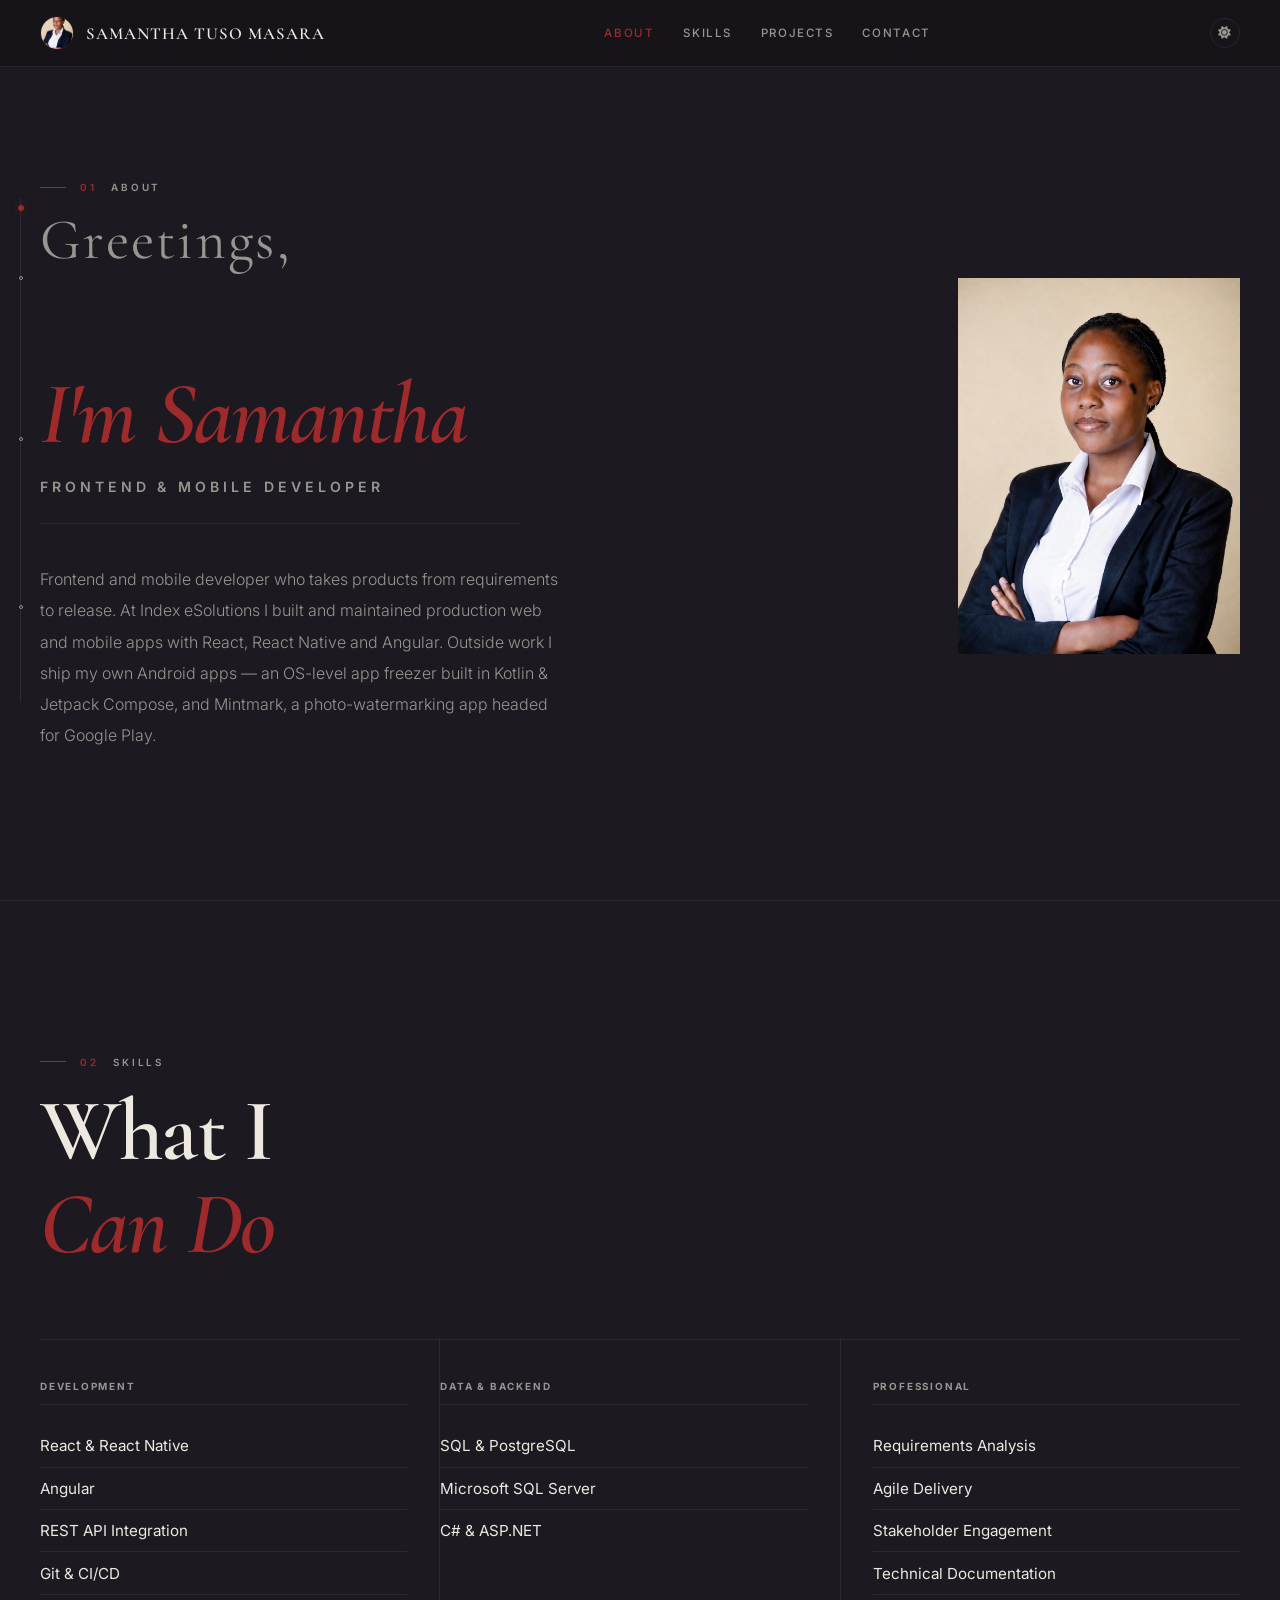
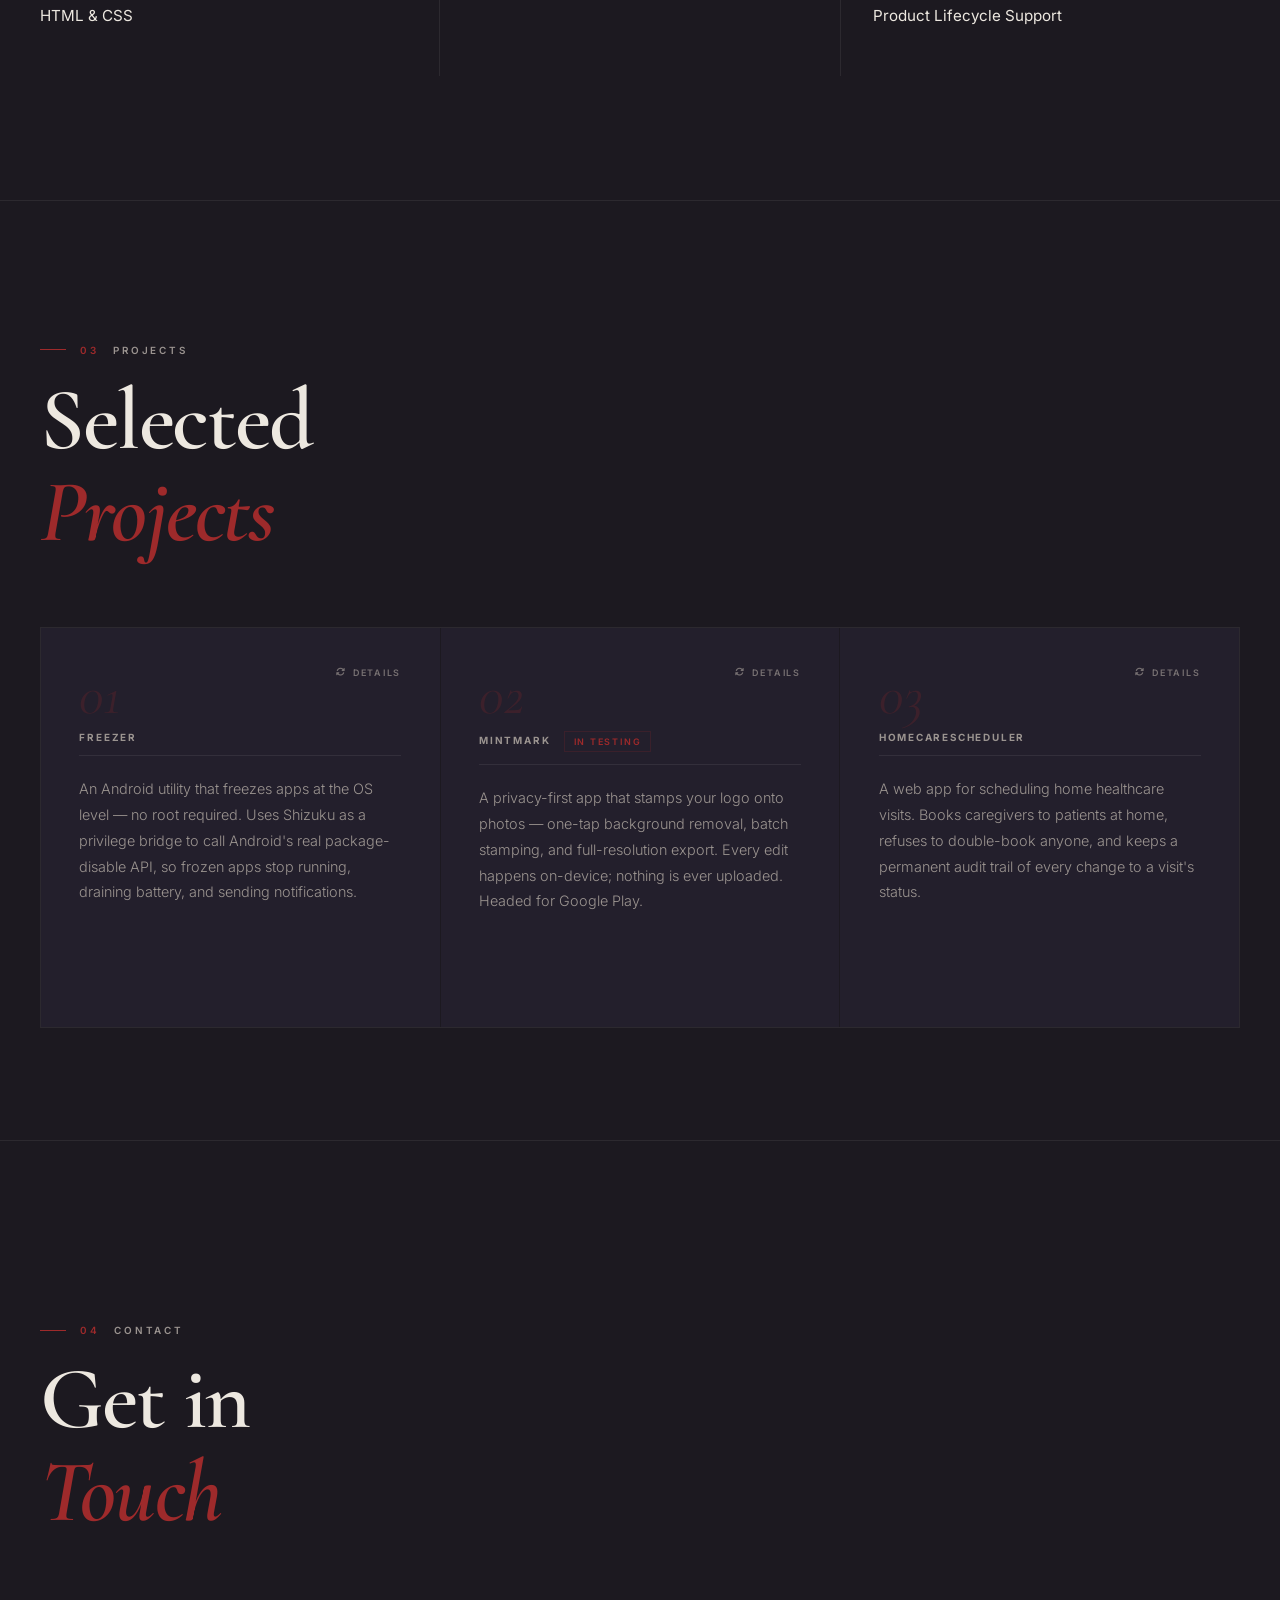
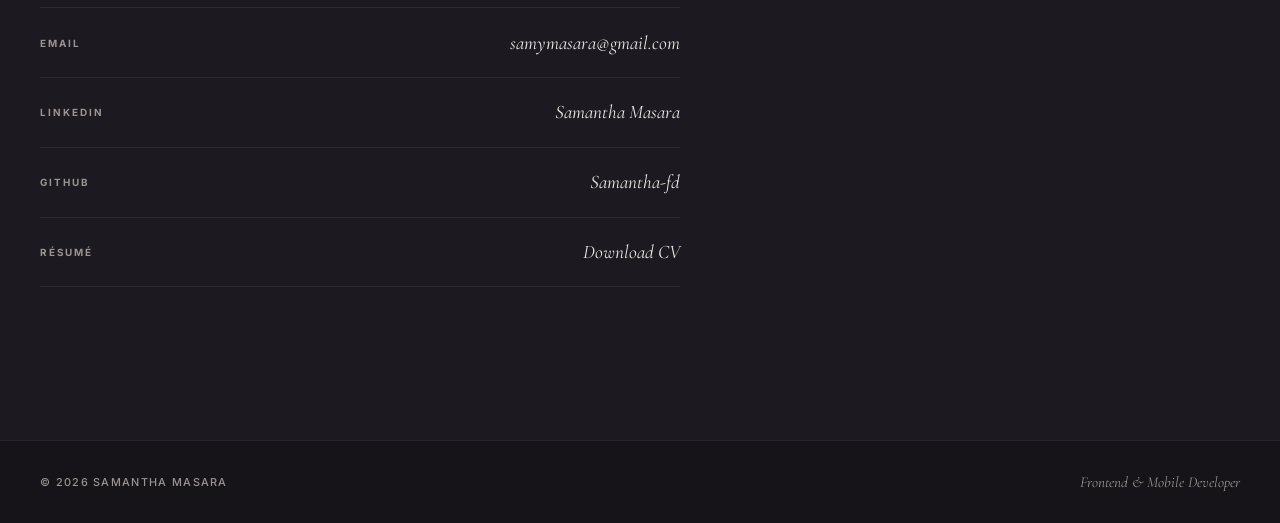
<file: index.html>
<!DOCTYPE html>
<html lang="en">
<head>
    <meta charset="UTF-8">
    <meta name="viewport" content="width=device-width, initial-scale=1.0">

    <!-- Primary meta -->
    <title>Samantha Masara — Frontend &amp; Mobile Developer</title>
    <meta name="description" content="Samantha Masara — Frontend and mobile developer building and shipping web and Android apps. React, React Native, Angular, Kotlin &amp; Jetpack Compose. View selected projects and get in touch.">
    <meta name="author" content="Samantha Tuso Masara">
    <link rel="canonical" href="https://portfolio-website-xi-inky.vercel.app/">

    <!-- Favicon -->
    <link rel="icon" type="image/svg+xml" href="favicon.svg">

    <!-- Open Graph -->
    <meta property="og:type" content="website">
    <meta property="og:title" content="Samantha Masara — Frontend &amp; Mobile Developer">
    <meta property="og:description" content="Frontend and mobile developer building and shipping web and Android apps. React, React Native, Angular, Kotlin &amp; Jetpack Compose.">
    <meta property="og:url" content="https://portfolio-website-xi-inky.vercel.app/">
    <meta property="og:image" content="https://portfolio-website-xi-inky.vercel.app/profile.jpg">
    <meta property="og:image:alt" content="Portrait of Samantha Masara">
    <meta property="og:site_name" content="Samantha Masara">

    <!-- Twitter Card -->
    <meta name="twitter:card" content="summary_large_image">
    <meta name="twitter:title" content="Samantha Masara — Frontend &amp; Mobile Developer">
    <meta name="twitter:description" content="Frontend and mobile developer building and shipping web and Android apps. React, React Native, Angular, Kotlin &amp; Jetpack Compose.">
    <meta name="twitter:image" content="https://portfolio-website-xi-inky.vercel.app/profile.jpg">

    <!-- Structured data -->
    <script type="application/ld+json">
    {
      "@context": "https://schema.org",
      "@type": "Person",
      "name": "Samantha Tuso Masara",
      "jobTitle": "Frontend & Mobile Developer",
      "description": "Frontend and mobile developer building and shipping web and Android apps.",
      "url": "https://portfolio-website-xi-inky.vercel.app/",
      "image": "https://portfolio-website-xi-inky.vercel.app/profile.jpg",
      "email": "samymasara@gmail.com",
      "sameAs": [
        "https://www.linkedin.com/in/samantha-masara-296240217",
        "https://github.com/Samantha-fd"
      ],
      "knowsAbout": ["React", "React Native", "Angular", "Kotlin", "Jetpack Compose", "REST APIs", "C#", "ASP.NET", "SQL", "PostgreSQL", "Agile Delivery"]
    }
    </script>

    <link href="https://fonts.googleapis.com/css2?family=Cormorant+Garamond:ital,wght@0,400;0,600;1,400;1,600&family=Inter:wght@300;400;500;600;700&display=swap" rel="stylesheet">
    <link rel="stylesheet" href="https://cdnjs.cloudflare.com/ajax/libs/font-awesome/6.4.2/css/all.min.css">
    <link rel="stylesheet" href="style.css">
</head>
<body>

    <!-- Mobile nav overlay -->
    <div class="mobile-overlay" id="mobile-overlay" aria-hidden="true">
        <button class="mobile-close" id="mobile-close" aria-label="Close menu">
            <span></span><span></span>
        </button>
        <nav class="mobile-nav-links">
            <a href="#about">About</a>
            <a href="#what-i-can-do">Skills</a>
            <a href="#projects">Projects</a>
            <a href="#contact">Contact</a>
        </nav>
        <p class="mobile-nav-foot">Samantha Tuso Masara &copy; 2026</p>
    </div>

    <!-- Scroll rail -->
    <div class="scroll-rail" aria-hidden="true">
        <div class="scroll-rail-fill"></div>
        <span class="rail-dot" data-target="about"></span>
        <span class="rail-dot" data-target="what-i-can-do"></span>
        <span class="rail-dot" data-target="projects"></span>
        <span class="rail-dot" data-target="contact"></span>
    </div>

    <header>
        <div class="navbar">
            <h1>
                <img src="profile.jpg" alt="Samantha Masara" class="profile-img">
                Samantha Tuso Masara
            </h1>
            <nav>
                <div class="menu">
                    <a href="#about">About</a>
                    <a href="#what-i-can-do">Skills</a>
                    <a href="#projects">Projects</a>
                    <a href="#contact">Contact</a>
                </div>
            </nav>
            <div class="nav-controls">
                <button id="theme-toggle" class="theme-btn" aria-label="Toggle theme">
                    <i class="fas fa-sun"></i>
                </button>
                <button class="hamburger" id="hamburger" aria-label="Open menu" aria-expanded="false">
                    <span></span><span></span>
                </button>
            </div>
        </div>
    </header>

    <!-- About / Hero -->
    <section id="about" class="about">
        <div class="about-content">
            <p class="eyebrow float-in"><span>01</span> About</p>
            <h2 class="float-in"><span class="h2-light">Greetings,</span><br><em>I'm Samantha</em><span class="h2-role">Frontend &amp; Mobile Developer</span></h2>
            <p class="about-body float-in">
                Frontend and mobile developer who takes products from requirements to release. At
                Index eSolutions I built and maintained production web and mobile apps with React,
                React Native and Angular. Outside work I ship my own Android apps — an OS-level
                app freezer built in Kotlin &amp; Jetpack Compose, and Mintmark, a photo-watermarking
                app headed for Google Play.
            </p>
        </div>
        <div class="about-image float-in">
            <img src="profile.jpg" alt="Portrait of Samantha Masara, Frontend and Mobile Developer" class="about-photo">
        </div>
    </section>

    <!-- Skills -->
    <section id="what-i-can-do" class="what-i-can-do">
        <p class="eyebrow float-in"><span>02</span> Skills</p>
        <h2 class="float-in">What I<br><em>Can Do</em></h2>
        <div class="skills-container">
            <div class="skills-column float-in">
                <h3>Development</h3>
                <ul>
                    <li>React &amp; React Native</li>
                    <li>Angular</li>
                    <li>REST API Integration</li>
                    <li>Git &amp; CI/CD</li>
                    <li>HTML &amp; CSS</li>
                </ul>
            </div>
            <div class="skills-column float-in">
                <h3>Data &amp; Backend</h3>
                <ul>
                    <li>SQL &amp; PostgreSQL</li>
                    <li>Microsoft SQL Server</li>
                    <li>C# &amp; ASP.NET</li>
                </ul>
            </div>
            <div class="skills-column float-in">
                <h3>Professional</h3>
                <ul>
                    <li>Requirements Analysis</li>
                    <li>Agile Delivery</li>
                    <li>Stakeholder Engagement</li>
                    <li>Technical Documentation</li>
                    <li>Product Lifecycle Support</li>
                </ul>
            </div>
        </div>
    </section>

    <!-- Projects -->
    <section id="projects" class="projects">
        <p class="eyebrow float-in"><span>03</span> Projects</p>
        <h2 class="float-in">Selected<br><em>Projects</em></h2>
        <div class="projects-list">
            <div class="project-card float-in" tabindex="0" role="button" aria-pressed="false" aria-label="Freezer — flip for details">
                <div class="card-inner">
                    <div class="card-face card-front">
                        <span class="flip-hint"><i class="fas fa-rotate"></i> Details</span>
                        <p class="project-num">01</p>
                        <h3>Freezer</h3>
                        <p>
                            An Android utility that freezes apps at the OS level — no root required.
                            Uses Shizuku as a privilege bridge to call Android's real package-disable
                            API, so frozen apps stop running, draining battery, and sending notifications.
                        </p>
                    </div>
                    <div class="card-face card-back">
                        <span class="flip-hint"><i class="fas fa-rotate-left"></i> Back</span>
                        <h3>Tech Stack</h3>
                        <ul>
                            <li>Kotlin &amp; Jetpack Compose</li>
                            <li>Shizuku API for privileged OS calls</li>
                            <li>Clean architecture — Repository, ViewModel, UI</li>
                            <li>Reactive state via StateFlow</li>
                        </ul>
                        <a class="card-btn" href="https://github.com/Samantha-fd/Freezer" target="_blank" rel="noopener">
                            <i class="fab fa-github"></i> View on GitHub
                        </a>
                    </div>
                </div>
            </div>
            <div class="project-card float-in" tabindex="0" role="button" aria-pressed="false" aria-label="Mintmark — flip for details">
                <div class="card-inner">
                    <div class="card-face card-front">
                        <span class="flip-hint"><i class="fas fa-rotate"></i> Details</span>
                        <p class="project-num">02</p>
                        <h3>Mintmark <span class="card-badge">In Testing</span></h3>
                        <p>
                            A privacy-first app that stamps your logo onto photos — one-tap
                            background removal, batch stamping, and full-resolution export.
                            Every edit happens on-device; nothing is ever uploaded. Headed
                            for Google Play.
                        </p>
                    </div>
                    <div class="card-face card-back">
                        <span class="flip-hint"><i class="fas fa-rotate-left"></i> Back</span>
                        <h3>Tech Stack</h3>
                        <ul>
                            <li>React Native &amp; Expo (TypeScript)</li>
                            <li>React Native Skia rendering</li>
                            <li>Expo Router navigation</li>
                            <li>Fully offline — zero data collection</li>
                        </ul>
                        <div class="card-actions">
                            <a class="card-btn" href="https://github.com/Samantha-fd/mintmark" target="_blank" rel="noopener">
                                <i class="fab fa-github"></i> View on GitHub
                            </a>
                            <span class="card-btn card-btn-disabled" aria-disabled="true" title="In testing — coming soon to Google Play">
                                <i class="fab fa-google-play"></i> Download on Play Store
                            </span>
                            <a class="card-btn" href="mintmark/privacy/" target="_blank" rel="noopener">
                                <i class="fas fa-shield-halved"></i> Privacy Policy
                            </a>
                        </div>
                    </div>
                </div>
            </div>
            <div class="project-card float-in" tabindex="0" role="button" aria-pressed="false" aria-label="HomeCareScheduler — flip for details">
                <div class="card-inner">
                    <div class="card-face card-front">
                        <span class="flip-hint"><i class="fas fa-rotate"></i> Details</span>
                        <p class="project-num">03</p>
                        <h3>HomeCareScheduler</h3>
                        <p>
                            A web app for scheduling home healthcare visits. Books caregivers
                            to patients at home, refuses to double-book anyone, and keeps a
                            permanent audit trail of every change to a visit's status.
                        </p>
                    </div>
                    <div class="card-face card-back">
                        <span class="flip-hint"><i class="fas fa-rotate-left"></i> Back</span>
                        <h3>Tech Stack</h3>
                        <ul>
                            <li>C# &amp; ASP.NET Core MVC (.NET 10)</li>
                            <li>Entity Framework Core — Code First</li>
                            <li>SQL Server &amp; Razor views</li>
                            <li>44 xUnit tests</li>
                        </ul>
                        <a class="card-btn" href="https://github.com/Samantha-fd/HomeCare" target="_blank" rel="noopener">
                            <i class="fab fa-github"></i> View on GitHub
                        </a>
                    </div>
                </div>
            </div>
        </div>
    </section>

    <!-- Contact -->
    <section id="contact" class="contact">
        <p class="eyebrow float-in"><span>04</span> Contact</p>
        <h2 class="float-in">Get in<br><em>Touch</em></h2>
        <div class="contact-links">
            <a class="contact-item float-in" href="mailto:samymasara@gmail.com">
                <span class="contact-label">Email</span>
                <span class="contact-value">samymasara@gmail.com</span>
            </a>
            <a class="contact-item float-in" href="https://www.linkedin.com/in/samantha-masara-296240217" target="_blank" rel="noopener">
                <span class="contact-label">LinkedIn</span>
                <span class="contact-value">Samantha Masara</span>
            </a>
            <a class="contact-item float-in" href="https://github.com/Samantha-fd" target="_blank" rel="noopener">
                <span class="contact-label">GitHub</span>
                <span class="contact-value">Samantha-fd</span>
            </a>
            <a class="contact-item float-in" href="Samantha Masara CV.pdf" download>
                <span class="contact-label">Résumé</span>
                <span class="contact-value">Download CV</span>
            </a>
        </div>
    </section>

    <footer>
        <div class="footer-inner">
            <p class="footer-copy">&copy; 2026 Samantha Masara</p>
            <p class="footer-tagline">Frontend &amp; Mobile Developer</p>
        </div>
    </footer>

    <script src="script.js"></script>
</body>
</html>
</file>
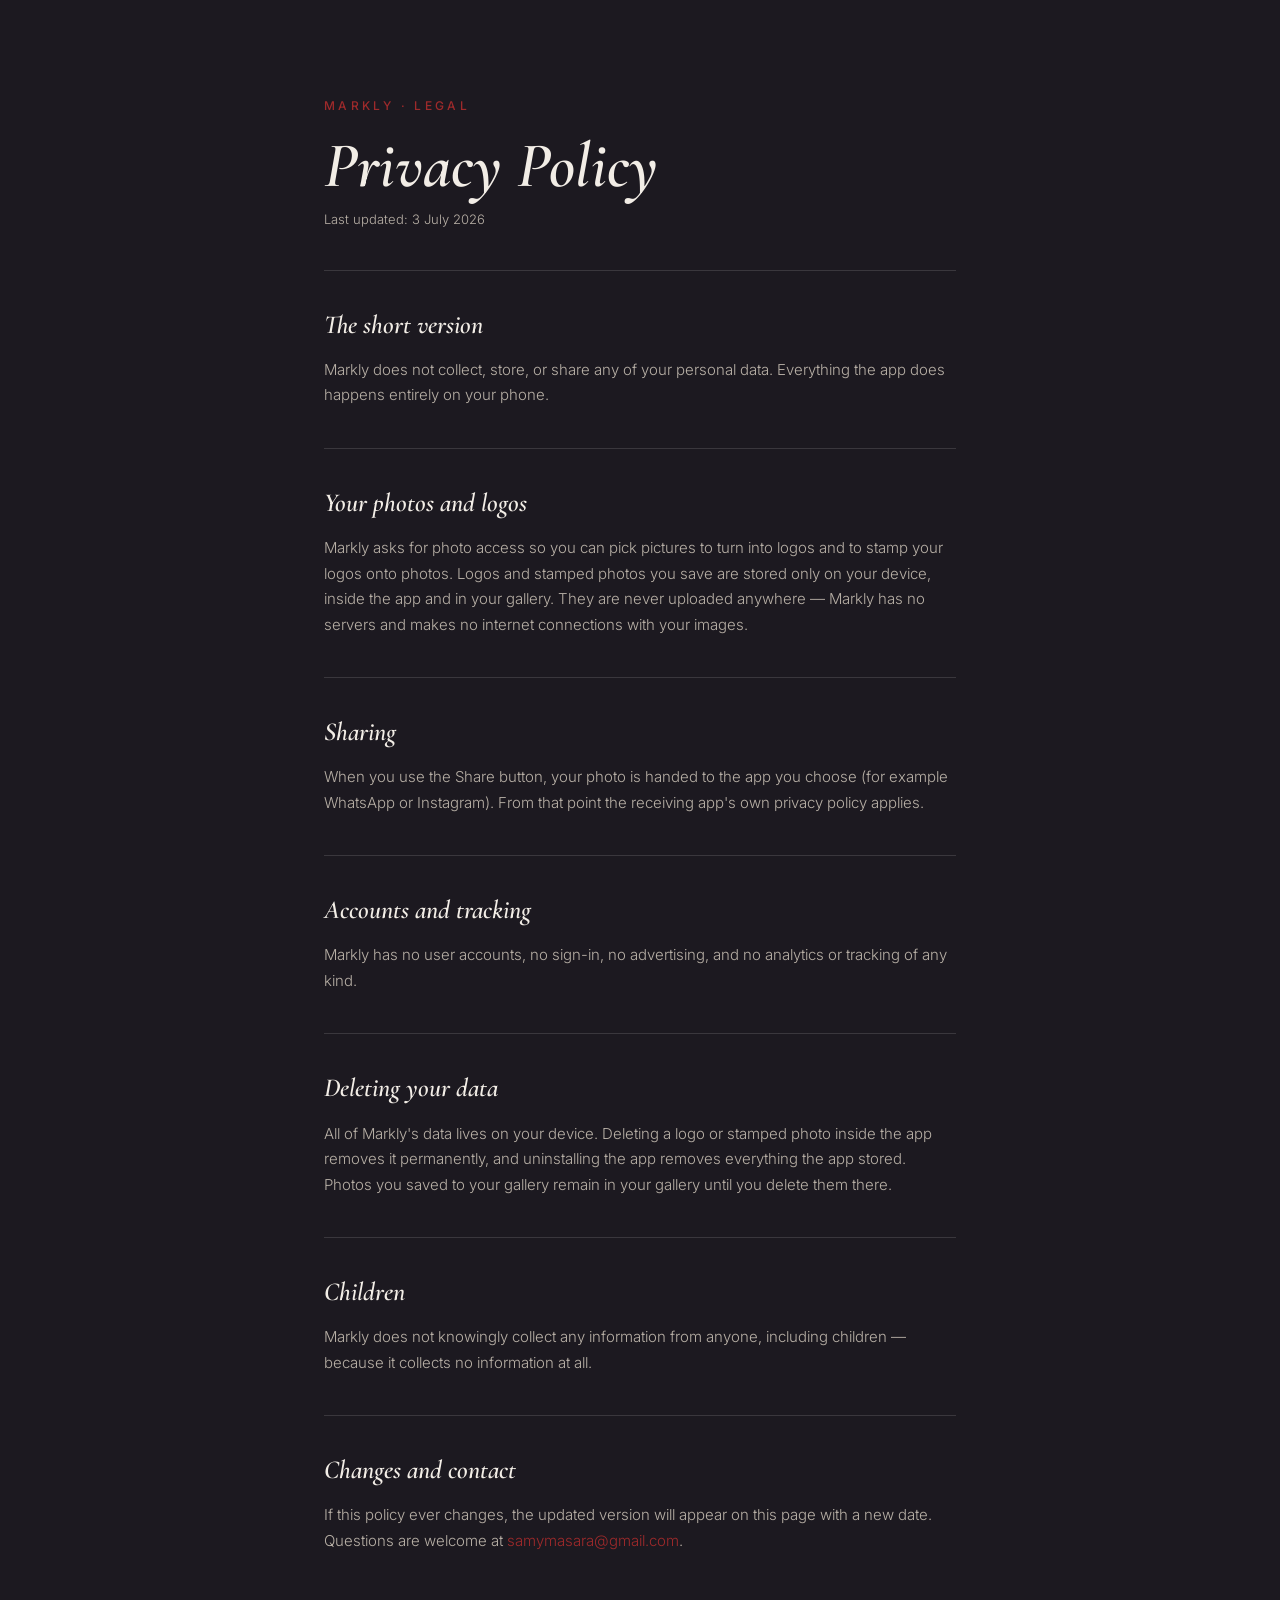
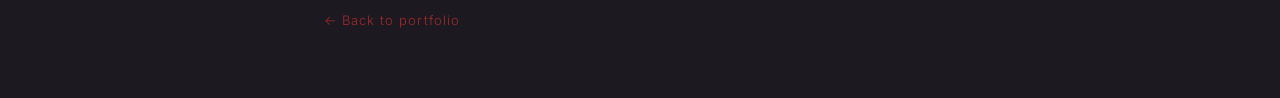
<file: markly/privacy/index.html>
<!DOCTYPE html>
<html lang="en">
<head>
    <meta charset="UTF-8">
    <meta name="viewport" content="width=device-width, initial-scale=1.0">

    <title>Markly — Privacy Policy</title>
    <meta name="description" content="Privacy policy for Markly, the logo-stamping app. Markly does not collect, store, or share any personal data — everything happens on your device.">
    <meta name="robots" content="noindex">
    <link rel="canonical" href="https://portfolio-website-xi-inky.vercel.app/markly/privacy">

    <link rel="icon" type="image/svg+xml" href="/favicon.svg">
    <link href="https://fonts.googleapis.com/css2?family=Cormorant+Garamond:ital,wght@0,400;0,600;1,400;1,600&family=Inter:wght@300;400;500;600&display=swap" rel="stylesheet">

    <style>
        :root {
            --bg: #1C1920;
            --text: #F2EDE6;
            --muted: #B8B0A6;
            --accent: #9E2A2B;
            --hairline: rgba(242, 237, 230, 0.14);
        }
        body.light-theme {
            --bg: #F2EDE6;
            --text: #1C1920;
            --muted: #5C564E;
            --accent: #7D1F20;
            --hairline: rgba(28, 25, 32, 0.14);
        }
        * { margin: 0; padding: 0; box-sizing: border-box; }
        body {
            background: var(--bg);
            color: var(--text);
            font-family: 'Inter', sans-serif;
            font-weight: 300;
            line-height: 1.7;
            transition: background 0.3s ease, color 0.3s ease;
        }
        main {
            max-width: 680px;
            margin: 0 auto;
            padding: clamp(48px, 10vw, 96px) 24px 64px;
        }
        .eyebrow {
            font-size: 12px;
            font-weight: 500;
            letter-spacing: 0.28em;
            text-transform: uppercase;
            color: var(--accent);
            margin-bottom: 16px;
        }
        h1 {
            font-family: 'Cormorant Garamond', serif;
            font-style: italic;
            font-weight: 600;
            font-size: clamp(40px, 7vw, 64px);
            line-height: 1.05;
            margin-bottom: 8px;
        }
        .updated {
            font-size: 13px;
            color: var(--muted);
            margin-bottom: 8px;
        }
        section {
            border-top: 1px solid var(--hairline);
            margin-top: 40px;
            padding-top: 32px;
        }
        h2 {
            font-family: 'Cormorant Garamond', serif;
            font-style: italic;
            font-weight: 600;
            font-size: 26px;
            margin-bottom: 10px;
        }
        p { color: var(--muted); font-size: 15px; }
        a { color: var(--accent); text-decoration: none; }
        a:hover { text-decoration: underline; }
        .back {
            display: inline-block;
            margin-top: 56px;
            font-size: 13px;
            letter-spacing: 0.08em;
        }
    </style>
</head>
<body>
    <main>
        <p class="eyebrow">Markly · Legal</p>
        <h1>Privacy Policy</h1>
        <p class="updated">Last updated: 3 July 2026</p>

        <section>
            <h2>The short version</h2>
            <p>
                Markly does not collect, store, or share any of your personal data.
                Everything the app does happens entirely on your phone.
            </p>
        </section>

        <section>
            <h2>Your photos and logos</h2>
            <p>
                Markly asks for photo access so you can pick pictures to turn into
                logos and to stamp your logos onto photos. Logos and stamped photos
                you save are stored only on your device, inside the app and in your
                gallery. They are never uploaded anywhere — Markly has no servers
                and makes no internet connections with your images.
            </p>
        </section>

        <section>
            <h2>Sharing</h2>
            <p>
                When you use the Share button, your photo is handed to the app you
                choose (for example WhatsApp or Instagram). From that point the
                receiving app's own privacy policy applies.
            </p>
        </section>

        <section>
            <h2>Accounts and tracking</h2>
            <p>
                Markly has no user accounts, no sign-in, no advertising, and no
                analytics or tracking of any kind.
            </p>
        </section>

        <section>
            <h2>Deleting your data</h2>
            <p>
                All of Markly's data lives on your device. Deleting a logo or
                stamped photo inside the app removes it permanently, and
                uninstalling the app removes everything the app stored. Photos you
                saved to your gallery remain in your gallery until you delete them
                there.
            </p>
        </section>

        <section>
            <h2>Children</h2>
            <p>
                Markly does not knowingly collect any information from anyone,
                including children — because it collects no information at all.
            </p>
        </section>

        <section>
            <h2>Changes and contact</h2>
            <p>
                If this policy ever changes, the updated version will appear on
                this page with a new date. Questions are welcome at
                <a href="mailto:samymasara@gmail.com">samymasara@gmail.com</a>.
            </p>
        </section>

        <a class="back" href="/">← Back to portfolio</a>
    </main>

    <script>
        if (localStorage.getItem('theme') === 'light-theme') {
            document.body.classList.add('light-theme');
        }
    </script>
</body>
</html>
</file>
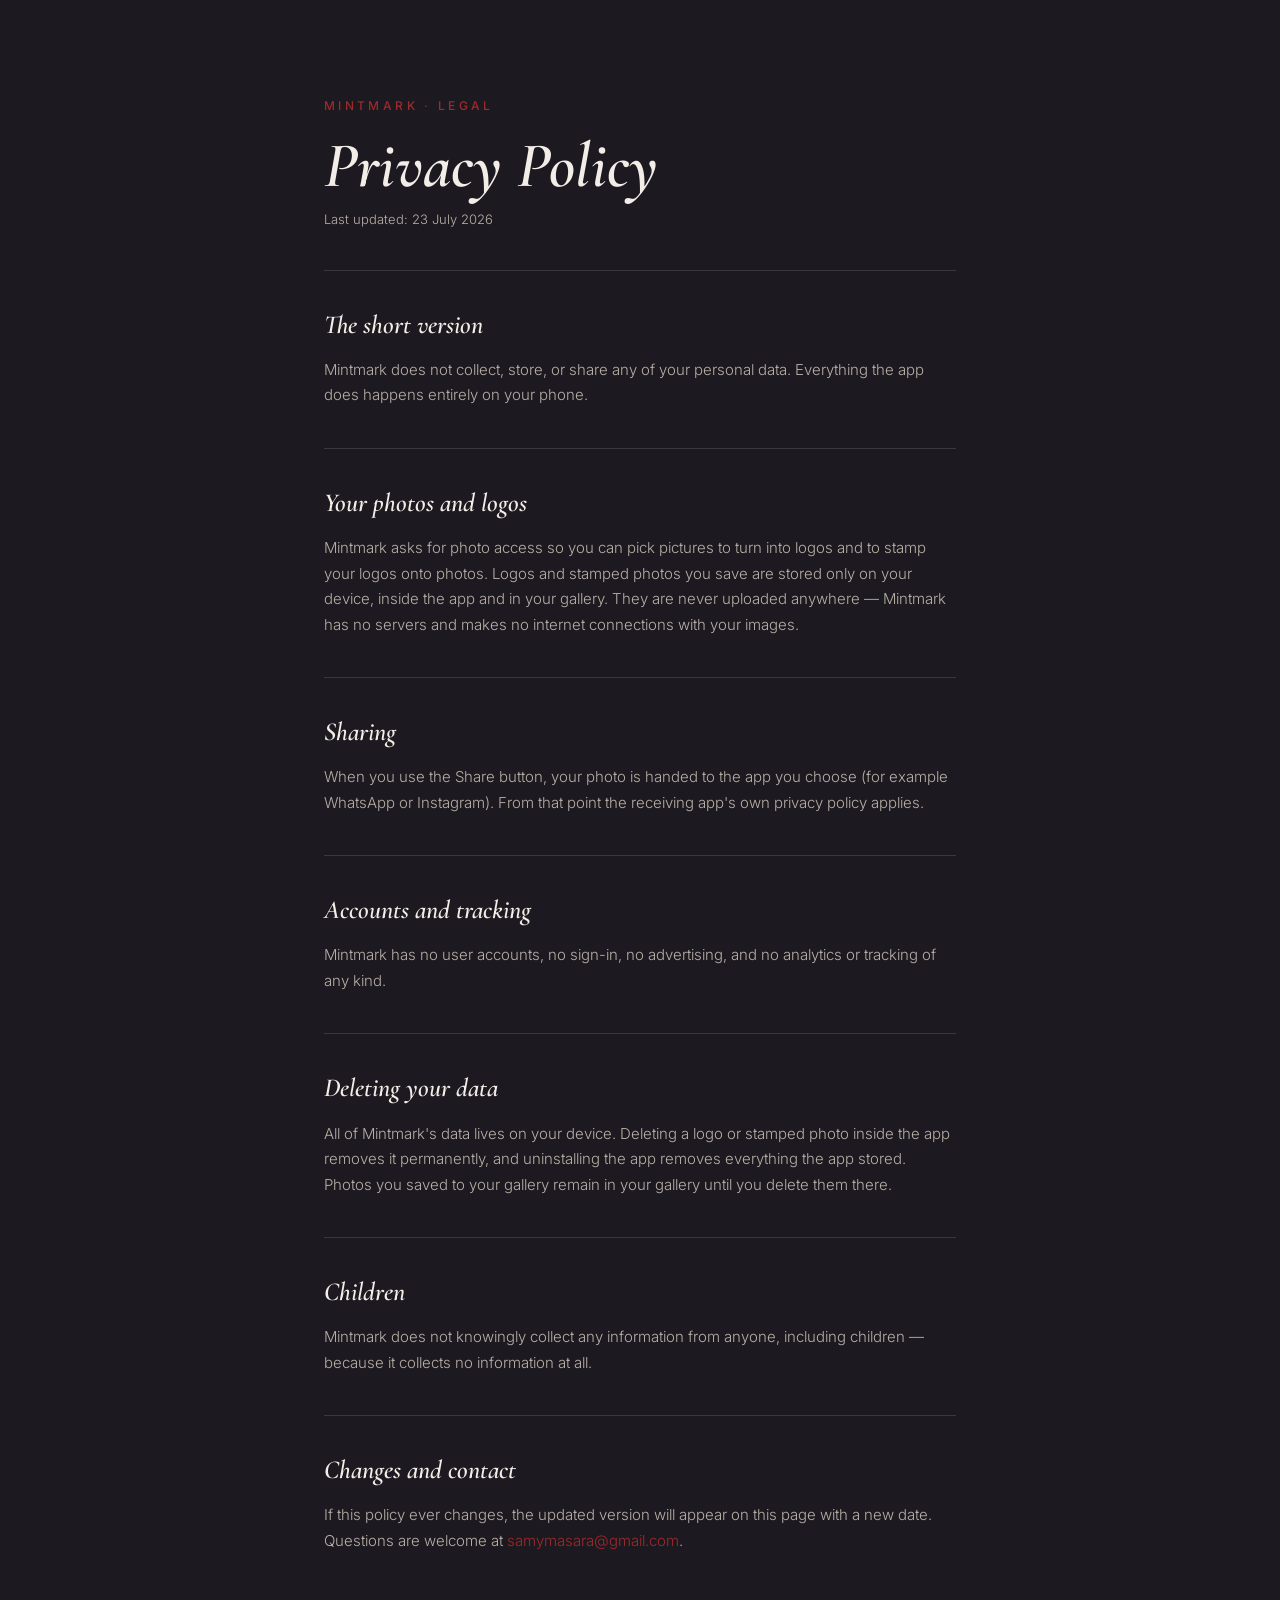
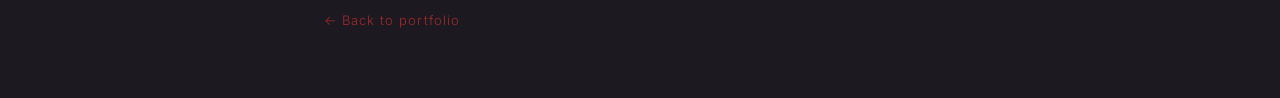
<file: mintmark/privacy/index.html>
<!DOCTYPE html>
<html lang="en">
<head>
    <meta charset="UTF-8">
    <meta name="viewport" content="width=device-width, initial-scale=1.0">

    <title>Mintmark — Privacy Policy</title>
    <meta name="description" content="Privacy policy for Mintmark, the logo-stamping app. Mintmark does not collect, store, or share any personal data — everything happens on your device.">
    <meta name="robots" content="noindex">
    <link rel="canonical" href="https://portfolio-website-xi-inky.vercel.app/mintmark/privacy">

    <link rel="icon" type="image/svg+xml" href="/favicon.svg">
    <link href="https://fonts.googleapis.com/css2?family=Cormorant+Garamond:ital,wght@0,400;0,600;1,400;1,600&family=Inter:wght@300;400;500;600&display=swap" rel="stylesheet">

    <style>
        :root {
            --bg: #1C1920;
            --text: #F2EDE6;
            --muted: #B8B0A6;
            --accent: #9E2A2B;
            --hairline: rgba(242, 237, 230, 0.14);
        }
        body.light-theme {
            --bg: #F2EDE6;
            --text: #1C1920;
            --muted: #5C564E;
            --accent: #7D1F20;
            --hairline: rgba(28, 25, 32, 0.14);
        }
        * { margin: 0; padding: 0; box-sizing: border-box; }
        body {
            background: var(--bg);
            color: var(--text);
            font-family: 'Inter', sans-serif;
            font-weight: 300;
            line-height: 1.7;
            transition: background 0.3s ease, color 0.3s ease;
        }
        main {
            max-width: 680px;
            margin: 0 auto;
            padding: clamp(48px, 10vw, 96px) 24px 64px;
        }
        .eyebrow {
            font-size: 12px;
            font-weight: 500;
            letter-spacing: 0.28em;
            text-transform: uppercase;
            color: var(--accent);
            margin-bottom: 16px;
        }
        h1 {
            font-family: 'Cormorant Garamond', serif;
            font-style: italic;
            font-weight: 600;
            font-size: clamp(40px, 7vw, 64px);
            line-height: 1.05;
            margin-bottom: 8px;
        }
        .updated {
            font-size: 13px;
            color: var(--muted);
            margin-bottom: 8px;
        }
        section {
            border-top: 1px solid var(--hairline);
            margin-top: 40px;
            padding-top: 32px;
        }
        h2 {
            font-family: 'Cormorant Garamond', serif;
            font-style: italic;
            font-weight: 600;
            font-size: 26px;
            margin-bottom: 10px;
        }
        p { color: var(--muted); font-size: 15px; }
        a { color: var(--accent); text-decoration: none; }
        a:hover { text-decoration: underline; }
        .back {
            display: inline-block;
            margin-top: 56px;
            font-size: 13px;
            letter-spacing: 0.08em;
        }
    </style>
</head>
<body>
    <main>
        <p class="eyebrow">Mintmark · Legal</p>
        <h1>Privacy Policy</h1>
        <p class="updated">Last updated: 23 July 2026</p>

        <section>
            <h2>The short version</h2>
            <p>
                Mintmark does not collect, store, or share any of your personal data.
                Everything the app does happens entirely on your phone.
            </p>
        </section>

        <section>
            <h2>Your photos and logos</h2>
            <p>
                Mintmark asks for photo access so you can pick pictures to turn into
                logos and to stamp your logos onto photos. Logos and stamped photos
                you save are stored only on your device, inside the app and in your
                gallery. They are never uploaded anywhere — Mintmark has no servers
                and makes no internet connections with your images.
            </p>
        </section>

        <section>
            <h2>Sharing</h2>
            <p>
                When you use the Share button, your photo is handed to the app you
                choose (for example WhatsApp or Instagram). From that point the
                receiving app's own privacy policy applies.
            </p>
        </section>

        <section>
            <h2>Accounts and tracking</h2>
            <p>
                Mintmark has no user accounts, no sign-in, no advertising, and no
                analytics or tracking of any kind.
            </p>
        </section>

        <section>
            <h2>Deleting your data</h2>
            <p>
                All of Mintmark's data lives on your device. Deleting a logo or
                stamped photo inside the app removes it permanently, and
                uninstalling the app removes everything the app stored. Photos you
                saved to your gallery remain in your gallery until you delete them
                there.
            </p>
        </section>

        <section>
            <h2>Children</h2>
            <p>
                Mintmark does not knowingly collect any information from anyone,
                including children — because it collects no information at all.
            </p>
        </section>

        <section>
            <h2>Changes and contact</h2>
            <p>
                If this policy ever changes, the updated version will appear on
                this page with a new date. Questions are welcome at
                <a href="mailto:samymasara@gmail.com">samymasara@gmail.com</a>.
            </p>
        </section>

        <a class="back" href="/">← Back to portfolio</a>
    </main>

    <script>
        if (localStorage.getItem('theme') === 'light-theme') {
            document.body.classList.add('light-theme');
        }
    </script>
</body>
</html>
</file>
<file: style.css>
/* ── Variables ── */
:root {
  --bg:         #1C1920;
  --bg-raised:  #252230;
  --bg-card:    #231F2C;
  --accent:     #9E2A2B;
  --accent-dim: rgba(158, 42, 43, 0.1);
  --text:       #EDE8E0;
  --text-muted: #9B9490;
  --border:     rgba(158, 42, 43, 0.18);
  --border-sub: rgba(255, 255, 255, 0.07);
  --header-bg:  #161419;
  --shadow:     0 2px 40px rgba(0,0,0,0.5);
  --radius:     2px;
}

body.light-theme {
  --bg:         #F2EDE6;
  --bg-raised:  #EAE4DC;
  --bg-card:    #FDFAF6;
  --accent:     #7D1F20;
  --accent-dim: rgba(125, 31, 32, 0.06);
  --text:       #1C1920;
  --text-muted: #6B6560;
  --border:     rgba(125, 31, 32, 0.16);
  --border-sub: rgba(0, 0, 0, 0.07);
  --header-bg:  #FDFAF6;
  --shadow:     0 2px 24px rgba(0,0,0,0.05);
}

/* ── Reset ── */
*, *::before, *::after { box-sizing: border-box; margin: 0; padding: 0; }

html { scroll-behavior: smooth; }

body {
  font-family: 'Inter', sans-serif;
  background: var(--bg);
  color: var(--text);
  transition: background-color 0.4s ease, color 0.4s ease;
  -webkit-font-smoothing: antialiased;
  overflow-x: hidden;
}

img { max-width: 100%; display: block; }

/* ── Mobile Overlay Nav ── */
.mobile-overlay {
  position: fixed;
  inset: 0;
  background: var(--bg);
  z-index: 300;
  display: flex;
  flex-direction: column;
  align-items: center;
  justify-content: center;
  gap: 0;
  opacity: 0;
  pointer-events: none;
  transition: opacity 0.4s ease;
}

.mobile-overlay.open {
  opacity: 1;
  pointer-events: all;
}

.mobile-close {
  position: absolute;
  top: 1.25rem;
  right: 1.5rem;
  background: none;
  border: none;
  cursor: pointer;
  width: 32px;
  height: 32px;
  display: flex;
  flex-direction: column;
  align-items: center;
  justify-content: center;
  gap: 0;
}

.mobile-close span {
  display: block;
  width: 20px;
  height: 1px;
  background: var(--text);
  position: absolute;
}

.mobile-close span:first-child { transform: rotate(45deg); }
.mobile-close span:last-child  { transform: rotate(-45deg); }

.mobile-nav-links {
  display: flex;
  flex-direction: column;
  align-items: center;
  gap: 0.25rem;
}

.mobile-nav-links a {
  font-family: 'Cormorant Garamond', serif;
  font-size: clamp(2.8rem, 10vw, 4.5rem);
  font-style: italic;
  color: var(--text);
  text-decoration: none;
  line-height: 1.2;
  transition: color 0.2s ease;
  opacity: 0;
  transform: translateY(20px);
  transition: color 0.2s ease, opacity 0.4s ease, transform 0.5s cubic-bezier(0.16,1,0.3,1);
}

.mobile-overlay.open .mobile-nav-links a {
  opacity: 1;
  transform: translateY(0);
}

.mobile-overlay.open .mobile-nav-links a:nth-child(1) { transition-delay: 0.05s; }
.mobile-overlay.open .mobile-nav-links a:nth-child(2) { transition-delay: 0.12s; }
.mobile-overlay.open .mobile-nav-links a:nth-child(3) { transition-delay: 0.19s; }
.mobile-overlay.open .mobile-nav-links a:nth-child(4) { transition-delay: 0.26s; }

.mobile-nav-links a:hover { color: var(--accent); }

.mobile-nav-foot {
  position: absolute;
  bottom: 2rem;
  font-size: 0.7rem;
  letter-spacing: 0.12em;
  text-transform: uppercase;
  color: var(--text-muted);
}

/* ── Scroll Rail ── */
.scroll-rail {
  position: fixed;
  left: 20px;
  top: 50%;
  transform: translateY(-50%);
  height: 56vh;
  width: 1px;
  background: var(--border-sub);
  z-index: 50;
}

.scroll-rail-fill {
  position: absolute;
  top: 0; left: 0;
  width: 100%;
  height: 0%;
  background: var(--accent);
  transition: height 0.1s linear;
}

.rail-dot {
  position: absolute;
  left: 50%;
  transform: translate(-50%, -50%);
  width: 4px; height: 4px;
  border-radius: 50%;
  background: var(--bg);
  border: 1px solid var(--text-muted);
  cursor: pointer;
  transition: all 0.3s ease;
}

.rail-dot:hover { border-color: var(--accent); }

.rail-dot.active {
  background: var(--accent);
  border-color: var(--accent);
  width: 6px; height: 6px;
  box-shadow: 0 0 10px rgba(158,42,43,0.45);
}

/* ── Header ── */
header {
  position: fixed;
  width: 100%;
  top: 0;
  background: var(--header-bg);
  border-bottom: 1px solid var(--border-sub);
  z-index: 100;
  transition: background 0.4s ease;
}

.navbar {
  max-width: 1300px;
  margin: auto;
  display: flex;
  justify-content: space-between;
  align-items: center;
  padding: 1rem 2.5rem;
  gap: 1rem;
}

.navbar h1 {
  display: flex;
  align-items: center;
  font-family: 'Cormorant Garamond', serif;
  font-size: clamp(0.85rem, 1.5vw, 1.05rem);
  font-weight: 600;
  letter-spacing: 0.06em;
  text-transform: uppercase;
  color: var(--text);
  white-space: nowrap;
  flex-shrink: 0;
}

.navbar .menu {
  display: flex;
  align-items: center;
}

.navbar .menu a {
  text-decoration: none;
  color: var(--text-muted);
  margin: 0 0.9rem;
  font-size: 0.72rem;
  font-weight: 500;
  letter-spacing: 0.14em;
  text-transform: uppercase;
  transition: color 0.2s ease;
  white-space: nowrap;
}

.navbar .menu a:hover,
.navbar .menu a.nav-active { color: var(--accent); }

.nav-controls {
  display: flex;
  align-items: center;
  gap: 0.75rem;
  flex-shrink: 0;
}

/* ── Theme Button ── */
.theme-btn {
  background: none;
  border: 1px solid var(--border-sub);
  color: var(--text-muted);
  font-size: 0.8rem;
  width: 30px; height: 30px;
  border-radius: 50%;
  cursor: pointer;
  display: flex;
  align-items: center;
  justify-content: center;
  transition: border-color 0.2s, color 0.2s, transform 0.3s;
}

.theme-btn:hover {
  border-color: var(--accent);
  color: var(--accent);
  transform: rotate(20deg);
}

/* ── Hamburger ── */
.hamburger {
  display: none;
  flex-direction: column;
  justify-content: center;
  gap: 5px;
  background: none;
  border: none;
  cursor: pointer;
  padding: 4px;
  width: 30px; height: 30px;
}

.hamburger span {
  display: block;
  width: 20px;
  height: 1px;
  background: var(--text);
  transition: transform 0.3s ease, opacity 0.3s ease;
  transform-origin: center;
}

/* ── Profile image (navbar) ── */
.profile-img {
  width: 34px; height: 34px;
  border-radius: 50%;
  object-fit: cover;
  margin-right: 12px;
  border: 1px solid var(--border);
  flex-shrink: 0;
}

/* ── Sections ── */
section {
  min-height: 100vh;
  padding: 9rem 2.5rem 7rem;
  max-width: 1300px;
  margin: auto;
  display: flex;
  flex-direction: column;
  justify-content: center;
  position: relative;
}

/* Hairline divider between sections */
section + section::before {
  content: '';
  position: absolute;
  top: 0;
  left: 50%;
  transform: translateX(-50%);
  width: 100vw;
  height: 1px;
  background: var(--border-sub);
  pointer-events: none;
}

/* ── Eyebrow ── */
.eyebrow {
  font-size: 0.62rem;
  font-weight: 600;
  letter-spacing: 0.28em;
  text-transform: uppercase;
  color: var(--text-muted);
  margin-bottom: 1.1rem;
  display: flex;
  align-items: center;
  gap: 0.9rem;
}

.eyebrow span { color: var(--accent); }

.eyebrow::before {
  content: '';
  display: block;
  width: 26px; height: 1px;
  background: var(--accent);
  flex-shrink: 0;
}

/* ── Display headings ── */
h2 {
  font-family: 'Cormorant Garamond', serif;
  font-size: clamp(3rem, 7vw, 5.5rem);
  font-weight: 600;
  line-height: 1.05;
  letter-spacing: -0.02em;
  color: var(--text);
  margin-bottom: 2.5rem;
}

h2 em {
  font-style: italic;
  color: var(--accent);
}

/* Role line under the hero heading */
h2 .h2-role {
  display: block;
  font-family: 'Inter', sans-serif;
  font-size: 0.16em;
  font-weight: 600;
  font-style: normal;
  letter-spacing: 0.28em;
  text-transform: uppercase;
  color: var(--text-muted);
  margin-top: 1.4em;
}

/* Editorial mixed-weight heading — lighter first line */
h2 .h2-light {
  font-weight: 400;
  font-style: normal;
  color: var(--text-muted);
  font-size: 0.65em;
  letter-spacing: 0.04em;
  display: block;
  margin-bottom: 0.1em;
}

/* Animated hairline under heading */
h2::after {
  content: '';
  display: block;
  height: 1px;
  width: 0;
  background: var(--border-sub);
  margin-top: 1.75rem;
  transition: width 1s cubic-bezier(0.16,1,0.3,1);
}

section.in-view h2::after { width: min(480px, 100%); }

h3 {
  font-family: 'Inter', sans-serif;
  font-size: 0.62rem;
  font-weight: 700;
  text-transform: uppercase;
  letter-spacing: 0.18em;
  color: var(--text-muted);
  margin-bottom: 1.25rem;
  padding-bottom: 0.75rem;
  border-bottom: 1px solid var(--border-sub);
}

/* ── Float-in animation ── */
@keyframes floatIn {
  from { opacity: 0; transform: translate(-10px, 28px); }
  to   { opacity: 1; transform: translate(0, 0); }
}

.float-in { opacity: 0; }

.float-in.visible {
  animation: floatIn 1.1s cubic-bezier(0.16,1,0.3,1) forwards;
}

.float-in:nth-child(2) { animation-delay: 0.08s; }
.float-in:nth-child(3) { animation-delay: 0.18s; }
.float-in:nth-child(4) { animation-delay: 0.28s; }
.float-in:nth-child(5) { animation-delay: 0.38s; }

/* ── About hero ── */
.about {
  flex-direction: row;
  align-items: center;
  gap: clamp(2rem, 5vw, 5rem);
  overflow: hidden;
}

.about-content { flex: 1; min-width: 0; position: relative; z-index: 1; }

.about-image {
  flex-shrink: 0;
  width: clamp(180px, 22vw, 320px);
  position: relative;
  z-index: 1;
}

.about-photo {
  width: 100%;
  aspect-ratio: 3 / 4;
  object-fit: cover;
  object-position: top;
  filter: grayscale(15%);
  transition: filter 0.4s ease;
}

.about-photo:hover { filter: grayscale(0%); }

.about-body {
  font-size: clamp(0.9rem, 1.5vw, 1rem);
  line-height: 1.95;
  color: var(--text-muted);
  max-width: 520px;
  font-weight: 300;
}

/* ── Scroll cue ── */
.scroll-cue {
  display: flex;
  flex-direction: column;
  align-items: center;
  gap: 0.6rem;
  margin-top: 3rem;
  font-size: 0.58rem;
  font-weight: 600;
  letter-spacing: 0.22em;
  text-transform: uppercase;
  color: var(--text-muted);
  align-self: flex-start;
}

.scroll-cue-line {
  width: 1px; height: 48px;
  background: var(--border-sub);
  position: relative;
  overflow: hidden;
}

.scroll-cue-line::after {
  content: '';
  position: absolute;
  top: -100%; left: 0;
  width: 100%; height: 100%;
  background: var(--accent);
  animation: scrollDrop 1.8s cubic-bezier(0.4,0,0.6,1) infinite;
}

@keyframes scrollDrop {
  0%   { top: -100%; }
  100% { top:  100%; }
}

/* ── Skills ── */
.skills-container {
  display: flex;
  flex-wrap: wrap;
  gap: 0;
  border-top: 1px solid var(--border-sub);
}

.skills-column {
  flex: 1;
  min-width: 220px;
  padding: 2.5rem 2rem 2.5rem 0;
  border-right: 1px solid var(--border-sub);
}

.skills-column:last-child {
  border-right: none;
  padding-left: 2rem;
  padding-right: 0;
}

.skills-column ul { list-style: none; }

.skills-column li {
  padding: 0.7rem 0;
  font-size: 0.95rem;
  font-weight: 400;
  color: var(--text);
  border-bottom: 1px solid var(--border-sub);
  transition: color 0.2s, padding-left 0.3s;
}

.skills-column li:last-child { border-bottom: none; }
.skills-column li:hover { color: var(--accent); padding-left: 6px; }

/* ── Projects ── */
.projects-list {
  display: grid;
  gap: 1px;
  grid-template-columns: repeat(auto-fit, minmax(280px, 1fr));
  border: 1px solid var(--border-sub);
}

.project-card {
  color: var(--text);
  position: relative;
  cursor: pointer;
  perspective: 1400px;
}

.project-card:focus-visible {
  outline: 1px solid var(--accent);
  outline-offset: 2px;
}

.project-card::after {
  content: '';
  position: absolute;
  bottom: 0; left: 0;
  width: 0; height: 1px;
  background: var(--accent);
  transition: width 0.45s ease;
  z-index: 2;
}

.project-card:hover::after { width: 100%; }

/* Flip mechanics — faces stacked in one grid cell so the card
   is as tall as its tallest face */
.card-inner {
  display: grid;
  height: 100%;
  transform-style: preserve-3d;
  transition: transform 0.7s cubic-bezier(0.16, 1, 0.3, 1);
}

.project-card.flipped .card-inner { transform: rotateY(180deg); }

.card-face {
  grid-area: 1 / 1;
  background: var(--bg-card);
  padding: clamp(1.5rem, 3vw, 2.5rem);
  backface-visibility: hidden;
  -webkit-backface-visibility: hidden;
  display: flex;
  flex-direction: column;
  transition: background 0.3s ease;
}

.project-card:hover .card-face { background: var(--bg-raised); }

.card-back { transform: rotateY(180deg); }

@media (prefers-reduced-motion: reduce) {
  .card-inner { transition: none; }
}

/* Flip hint */
.flip-hint {
  position: absolute;
  top: clamp(1.5rem, 3vw, 2.5rem);
  right: clamp(1.5rem, 3vw, 2.5rem);
  font-size: 0.56rem;
  font-weight: 600;
  letter-spacing: 0.2em;
  text-transform: uppercase;
  color: var(--text-muted);
  display: inline-flex;
  align-items: center;
  gap: 0.4rem;
  opacity: 0.7;
  transition: color 0.2s ease, opacity 0.2s ease;
  pointer-events: none;
}

.project-card:hover .flip-hint {
  color: var(--accent);
  opacity: 1;
}

/* Coming-soon badge */
.card-badge {
  display: inline-block;
  font-size: 0.56rem;
  font-weight: 600;
  letter-spacing: 0.2em;
  text-transform: uppercase;
  color: var(--accent);
  border: 1px solid var(--border);
  padding: 0.25rem 0.55rem;
  margin-left: 0.6rem;
  vertical-align: middle;
  white-space: nowrap;
}

/* Card action buttons */
.card-actions {
  margin-top: auto;
  display: flex;
  flex-wrap: wrap;
  gap: 0.6rem;
}

.card-actions .card-btn { margin-top: 0; }

.card-btn {
  margin-top: auto;
  align-self: flex-start;
  display: inline-flex;
  align-items: center;
  gap: 0.6rem;
  padding: 0.7rem 1.2rem;
  border: 1px solid var(--border);
  color: var(--text);
  text-decoration: none;
  font-size: 0.62rem;
  font-weight: 600;
  letter-spacing: 0.18em;
  text-transform: uppercase;
  transition: background 0.25s ease, border-color 0.25s ease, color 0.25s ease;
}

.card-btn i { font-size: 0.85rem; }

.card-btn:hover {
  background: var(--accent);
  border-color: var(--accent);
  color: #EDE8E0;
}

.card-btn-disabled {
  opacity: 0.55;
  cursor: default;
  pointer-events: none;
}

.card-back ul { margin-bottom: 1.5rem; }

.project-num {
  font-family: 'Cormorant Garamond', serif;
  font-size: 3.5rem;
  font-style: italic;
  color: var(--accent);
  opacity: 0.2;
  line-height: 1;
  margin-bottom: 0.5rem;
  user-select: none;
}

.project-card p:not(.project-num) {
  color: var(--text-muted);
  line-height: 1.8;
  font-size: 0.9rem;
  font-weight: 300;
}

.project-card ul {
  list-style: none;
  color: var(--text-muted);
  font-size: 0.85rem;
  line-height: 1.9;
  margin-top: 1rem;
}

.project-card li {
  padding-left: 1rem;
  position: relative;
}

.project-card li::before {
  content: '—';
  position: absolute;
  left: 0;
  color: var(--accent);
  font-size: 0.7rem;
}

/* ── Contact ── */
.contact-links {
  display: flex;
  flex-direction: column;
  border-top: 1px solid var(--border-sub);
  max-width: 640px;
}

.contact-item {
  display: flex;
  justify-content: space-between;
  align-items: center;
  padding: 1.4rem 0;
  border-bottom: 1px solid var(--border-sub);
  text-decoration: none;
  color: var(--text);
  transition: padding-left 0.3s ease, color 0.2s ease;
  gap: 1rem;
}

.contact-item:hover {
  padding-left: 8px;
  color: var(--accent);
}

.contact-label {
  font-size: 0.62rem;
  font-weight: 700;
  letter-spacing: 0.2em;
  text-transform: uppercase;
  color: var(--text-muted);
  flex-shrink: 0;
  transition: color 0.2s;
}

.contact-item:hover .contact-label { color: var(--accent); }

.contact-value {
  font-family: 'Cormorant Garamond', serif;
  font-size: clamp(1rem, 2.5vw, 1.2rem);
  font-style: italic;
  text-align: right;
}

/* ── Footer ── */
footer {
  border-top: 1px solid var(--border-sub);
  background: var(--header-bg);
  transition: background 0.4s ease;
}

.footer-inner {
  max-width: 1300px;
  margin: auto;
  padding: 2rem 2.5rem;
  display: flex;
  justify-content: space-between;
  align-items: center;
  gap: 1rem;
}

.footer-copy {
  font-size: 0.68rem;
  font-weight: 500;
  letter-spacing: 0.12em;
  text-transform: uppercase;
  color: var(--text-muted);
}

.footer-tagline {
  font-family: 'Cormorant Garamond', serif;
  font-style: italic;
  font-size: 0.95rem;
  color: var(--text-muted);
}

/* ────────────────────────────────────────
   RESPONSIVE
──────────────────────────────────────── */

/* Tablet */
@media (max-width: 1024px) {
  .scroll-rail { display: none; }

  .about {
    gap: 2.5rem;
  }

  .about-image {
    width: clamp(160px, 28vw, 260px);
  }
}

/* Mobile nav triggers */
@media (max-width: 768px) {
  .navbar .menu { display: none; }
  .hamburger { display: flex; }

  .navbar {
    padding: 0.9rem 1.25rem;
  }
}

/* Mobile */
@media (max-width: 640px) {
  section {
    padding: 7rem 1.5rem 5rem;
    min-height: auto;
  }

  .about {
    flex-direction: column-reverse;
    gap: 2rem;
    align-items: flex-start;
  }

  .about-image {
    width: clamp(120px, 40vw, 180px);
    align-self: flex-end;
    margin-top: -1rem;
  }

  .about-body { max-width: 100%; }

  .scroll-cue { margin-top: 2rem; }

  h2 { margin-bottom: 2rem; }

  .skills-container { flex-direction: column; }

  .skills-column {
    padding: 1.5rem 0;
    border-right: none;
    border-bottom: 1px solid var(--border-sub);
  }

  .skills-column:last-child {
    padding-left: 0;
    border-bottom: none;
  }

  .projects-list { grid-template-columns: 1fr; }

  .contact-item { flex-direction: column; align-items: flex-start; gap: 0.25rem; }
  .contact-value { text-align: left; }

  .footer-inner { flex-direction: column; text-align: center; gap: 0.4rem; }
}

/* Very small */
@media (max-width: 380px) {
  .navbar h1 { font-size: 0.78rem; }
  .profile-img { width: 28px; height: 28px; margin-right: 8px; }
}
</file>
